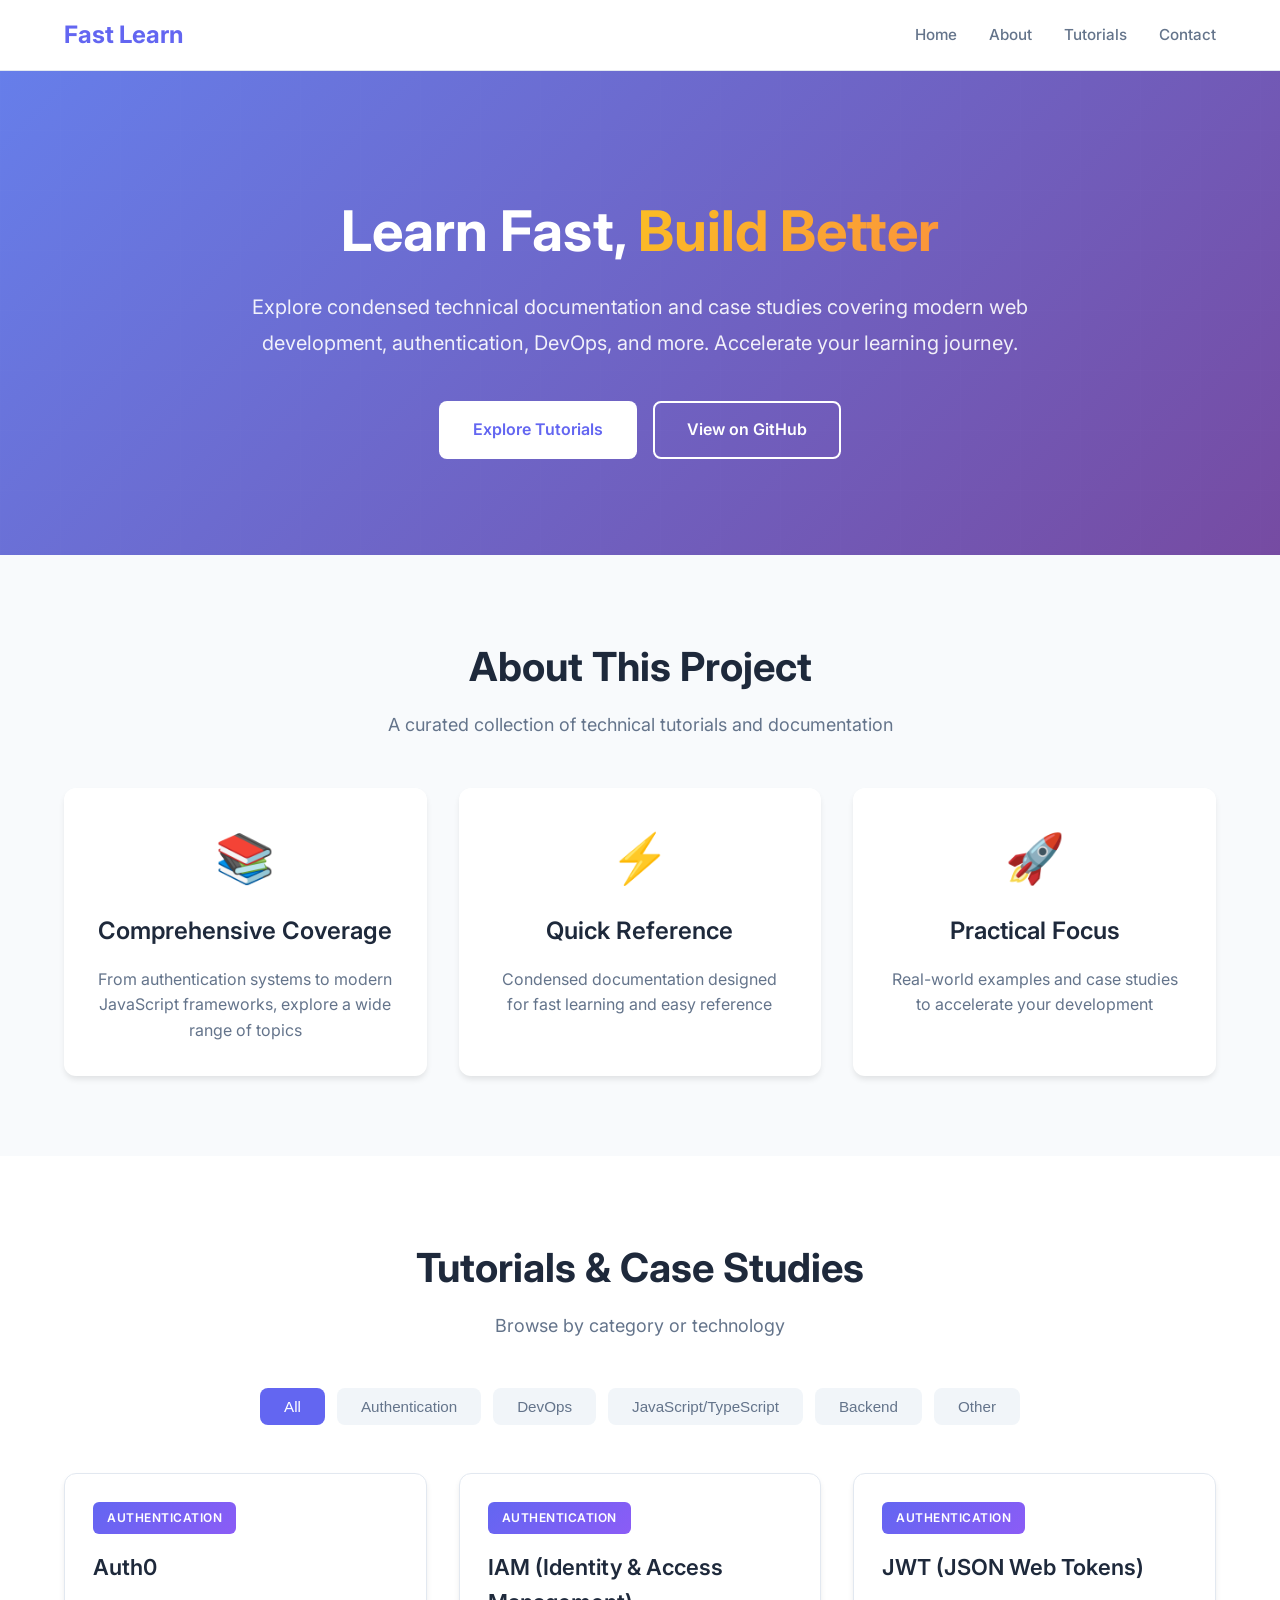
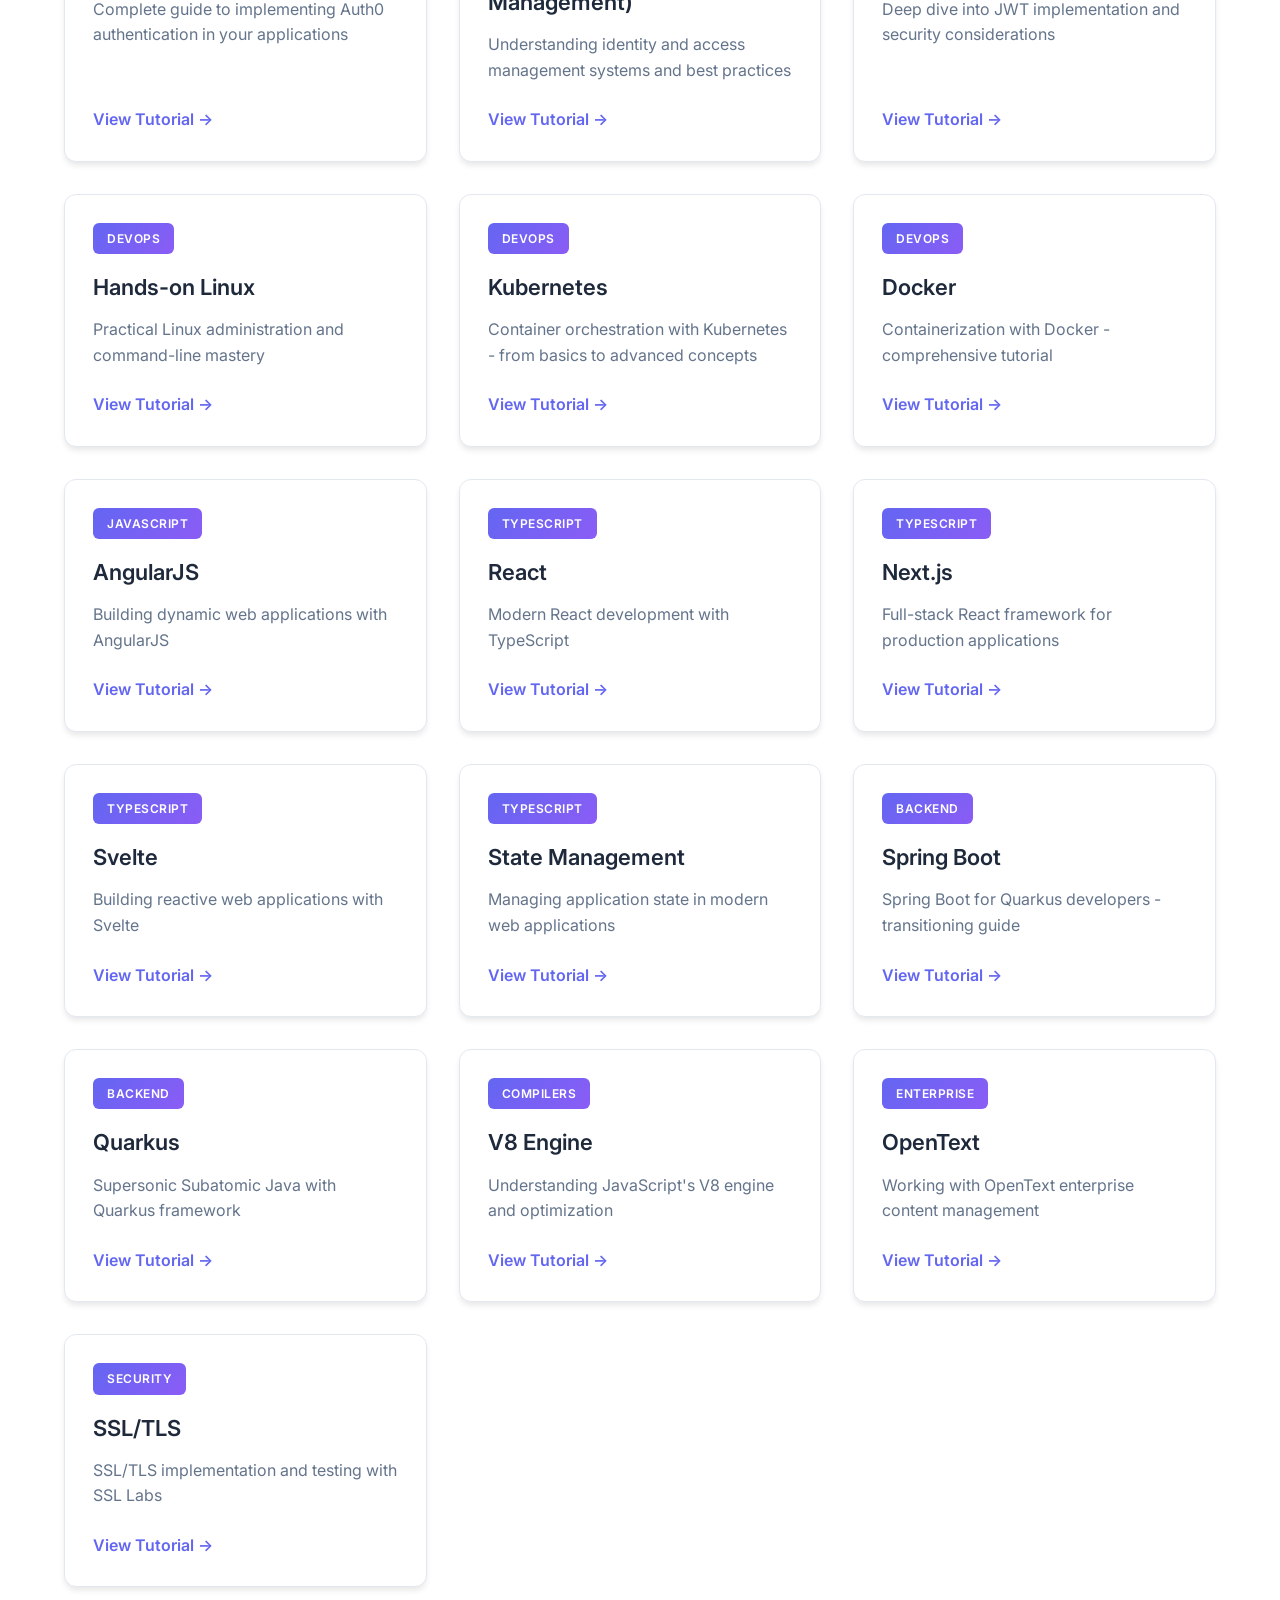
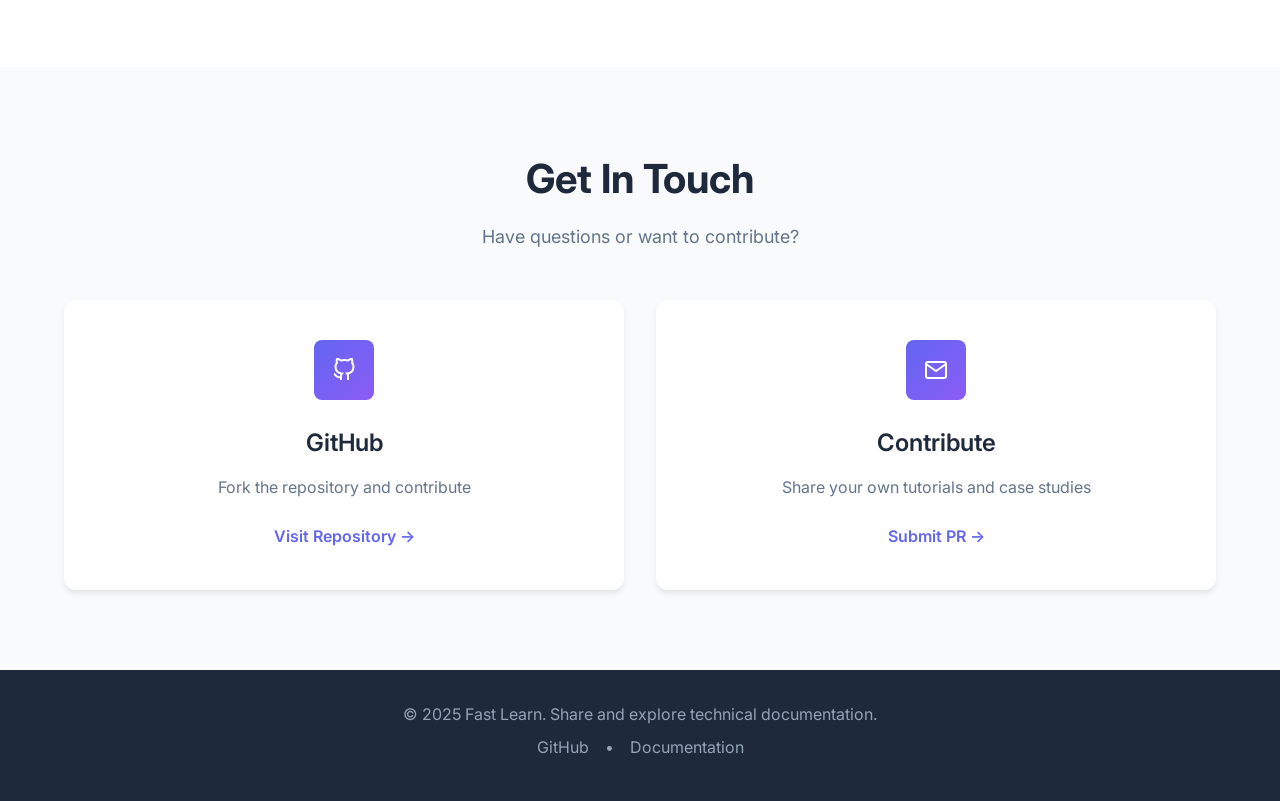
<file: docs/index.html>
<!DOCTYPE html>
<html lang="en">
<head>
    <meta charset="UTF-8">
    <meta name="viewport" content="width=device-width, initial-scale=1.0">
    <meta name="description" content="Portfolio of technical tutorials and case studies covering authentication, DevOps, JavaScript frameworks, and more">
    <title>Fast Learn - Technical Tutorials & Case Studies</title>
    <link rel="stylesheet" href="css/styles.css">
    <link rel="preconnect" href="https://fonts.googleapis.com">
    <link rel="preconnect" href="https://fonts.gstatic.com" crossorigin>
    <link href="https://fonts.googleapis.com/css2?family=Inter:wght@300;400;500;600;700&display=swap" rel="stylesheet">
</head>
<body>
    <!-- Navigation -->
    <nav class="navbar">
        <div class="container">
            <div class="nav-wrapper">
                <a href="#home" class="logo">Fast Learn</a>
                <ul class="nav-menu" id="navMenu">
                    <li><a href="#home" class="nav-link">Home</a></li>
                    <li><a href="#about" class="nav-link">About</a></li>
                    <li><a href="#tutorials" class="nav-link">Tutorials</a></li>
                    <li><a href="#contact" class="nav-link">Contact</a></li>
                </ul>
                <button class="hamburger" id="hamburger">
                    <span></span>
                    <span></span>
                    <span></span>
                </button>
            </div>
        </div>
    </nav>

    <!-- Hero Section -->
    <section id="home" class="hero">
        <div class="container">
            <div class="hero-content">
                <h1 class="hero-title">
                    Learn Fast, <span class="gradient-text">Build Better</span>
                </h1>
                <p class="hero-description">
                    Explore condensed technical documentation and case studies covering modern web development,
                    authentication, DevOps, and more. Accelerate your learning journey.
                </p>
                <div class="hero-buttons">
                    <a href="#tutorials" class="btn btn-primary">Explore Tutorials</a>
                    <a href="https://github.com/Matthiasbrat/learn-fast" target="_blank" class="btn btn-secondary">
                        View on GitHub
                    </a>
                </div>
            </div>
        </div>
    </section>

    <!-- About Section -->
    <section id="about" class="about">
        <div class="container">
            <div class="section-header">
                <h2 class="section-title">About This Project</h2>
                <p class="section-subtitle">
                    A curated collection of technical tutorials and documentation
                </p>
            </div>
            <div class="about-content">
                <div class="about-card">
                    <div class="card-icon">📚</div>
                    <h3>Comprehensive Coverage</h3>
                    <p>From authentication systems to modern JavaScript frameworks, explore a wide range of topics</p>
                </div>
                <div class="about-card">
                    <div class="card-icon">⚡</div>
                    <h3>Quick Reference</h3>
                    <p>Condensed documentation designed for fast learning and easy reference</p>
                </div>
                <div class="about-card">
                    <div class="card-icon">🚀</div>
                    <h3>Practical Focus</h3>
                    <p>Real-world examples and case studies to accelerate your development</p>
                </div>
            </div>
        </div>
    </section>

    <!-- Tutorials Section -->
    <section id="tutorials" class="tutorials">
        <div class="container">
            <div class="section-header">
                <h2 class="section-title">Tutorials & Case Studies</h2>
                <p class="section-subtitle">Browse by category or technology</p>
            </div>

            <!-- Category Filter -->
            <div class="filter-buttons">
                <button class="filter-btn active" data-category="all">All</button>
                <button class="filter-btn" data-category="authentication">Authentication</button>
                <button class="filter-btn" data-category="devops">DevOps</button>
                <button class="filter-btn" data-category="javascript">JavaScript/TypeScript</button>
                <button class="filter-btn" data-category="backend">Backend</button>
                <button class="filter-btn" data-category="other">Other</button>
            </div>

            <!-- Tutorials Grid -->
            <div class="tutorials-grid" id="tutorialsGrid">
                <!-- Authentication -->
                <div class="tutorial-card" data-category="authentication">
                    <div class="card-tag">Authentication</div>
                    <h3 class="card-title">Auth0</h3>
                    <p class="card-description">Complete guide to implementing Auth0 authentication in your applications</p>
                    <a href="https://github.com/Matthiasbrat/learn-fast/tree/main/English/Authentication/Auth0" target="_blank" class="card-link">
                        View Tutorial →
                    </a>
                </div>

                <div class="tutorial-card" data-category="authentication">
                    <div class="card-tag">Authentication</div>
                    <h3 class="card-title">IAM (Identity & Access Management)</h3>
                    <p class="card-description">Understanding identity and access management systems and best practices</p>
                    <a href="https://github.com/Matthiasbrat/learn-fast/tree/main/English/Authentication/IAM-Identity-and-access-management" target="_blank" class="card-link">
                        View Tutorial →
                    </a>
                </div>

                <div class="tutorial-card" data-category="authentication">
                    <div class="card-tag">Authentication</div>
                    <h3 class="card-title">JWT (JSON Web Tokens)</h3>
                    <p class="card-description">Deep dive into JWT implementation and security considerations</p>
                    <a href="https://github.com/Matthiasbrat/learn-fast/tree/main/English/Authentication/JWT" target="_blank" class="card-link">
                        View Tutorial →
                    </a>
                </div>

                <!-- DevOps -->
                <div class="tutorial-card" data-category="devops">
                    <div class="card-tag">DevOps</div>
                    <h3 class="card-title">Hands-on Linux</h3>
                    <p class="card-description">Practical Linux administration and command-line mastery</p>
                    <a href="https://github.com/Matthiasbrat/learn-fast/tree/main/English/DevOps/Hands-on-linux" target="_blank" class="card-link">
                        View Tutorial →
                    </a>
                </div>

                <div class="tutorial-card" data-category="devops">
                    <div class="card-tag">DevOps</div>
                    <h3 class="card-title">Kubernetes</h3>
                    <p class="card-description">Container orchestration with Kubernetes - from basics to advanced concepts</p>
                    <a href="https://github.com/Matthiasbrat/learn-kubernetes" target="_blank" class="card-link">
                        View Tutorial →
                    </a>
                </div>

                <div class="tutorial-card" data-category="devops">
                    <div class="card-tag">DevOps</div>
                    <h3 class="card-title">Docker</h3>
                    <p class="card-description">Containerization with Docker - comprehensive tutorial</p>
                    <a href="https://splendid-spruce-087.notion.site/Docker-tutorial-34c3b139ae384b87826af772518dc563?pvs=4" target="_blank" class="card-link">
                        View Tutorial →
                    </a>
                </div>

                <!-- JavaScript/TypeScript -->
                <div class="tutorial-card" data-category="javascript">
                    <div class="card-tag">JavaScript</div>
                    <h3 class="card-title">AngularJS</h3>
                    <p class="card-description">Building dynamic web applications with AngularJS</p>
                    <a href="https://github.com/Matthiasbrat/learn-fast/tree/main/English/Javascript/AngularJS" target="_blank" class="card-link">
                        View Tutorial →
                    </a>
                </div>

                <div class="tutorial-card" data-category="javascript">
                    <div class="card-tag">TypeScript</div>
                    <h3 class="card-title">React</h3>
                    <p class="card-description">Modern React development with TypeScript</p>
                    <a href="https://github.com/Matthiasbrat/learn-fast/tree/main/English/Typescript/React" target="_blank" class="card-link">
                        View Tutorial →
                    </a>
                </div>

                <div class="tutorial-card" data-category="javascript">
                    <div class="card-tag">TypeScript</div>
                    <h3 class="card-title">Next.js</h3>
                    <p class="card-description">Full-stack React framework for production applications</p>
                    <a href="https://github.com/Matthiasbrat/learn-fast/tree/main/English/Typescript/NextJS" target="_blank" class="card-link">
                        View Tutorial →
                    </a>
                </div>

                <div class="tutorial-card" data-category="javascript">
                    <div class="card-tag">TypeScript</div>
                    <h3 class="card-title">Svelte</h3>
                    <p class="card-description">Building reactive web applications with Svelte</p>
                    <a href="https://github.com/Matthiasbrat/learn-fast/tree/main/English/Typescript/Svelte" target="_blank" class="card-link">
                        View Tutorial →
                    </a>
                </div>

                <div class="tutorial-card" data-category="javascript">
                    <div class="card-tag">TypeScript</div>
                    <h3 class="card-title">State Management</h3>
                    <p class="card-description">Managing application state in modern web applications</p>
                    <a href="https://github.com/Matthiasbrat/learn-fast/tree/main/English/Typescript/States" target="_blank" class="card-link">
                        View Tutorial →
                    </a>
                </div>

                <!-- Backend -->
                <div class="tutorial-card" data-category="backend">
                    <div class="card-tag">Backend</div>
                    <h3 class="card-title">Spring Boot</h3>
                    <p class="card-description">Spring Boot for Quarkus developers - transitioning guide</p>
                    <a href="https://github.com/Matthiasbrat/learn-fast/tree/main/English/Springboot" target="_blank" class="card-link">
                        View Tutorial →
                    </a>
                </div>

                <div class="tutorial-card" data-category="backend">
                    <div class="card-tag">Backend</div>
                    <h3 class="card-title">Quarkus</h3>
                    <p class="card-description">Supersonic Subatomic Java with Quarkus framework</p>
                    <a href="https://github.com/Matthiasbrat/learn-fast/tree/main/Français/Quarkus" target="_blank" class="card-link">
                        View Tutorial →
                    </a>
                </div>

                <!-- Other -->
                <div class="tutorial-card" data-category="other">
                    <div class="card-tag">Compilers</div>
                    <h3 class="card-title">V8 Engine</h3>
                    <p class="card-description">Understanding JavaScript's V8 engine and optimization</p>
                    <a href="https://github.com/Matthiasbrat/learn-fast/tree/main/English/Compilers" target="_blank" class="card-link">
                        View Tutorial →
                    </a>
                </div>

                <div class="tutorial-card" data-category="other">
                    <div class="card-tag">Enterprise</div>
                    <h3 class="card-title">OpenText</h3>
                    <p class="card-description">Working with OpenText enterprise content management</p>
                    <a href="https://github.com/Matthiasbrat/learn-fast/tree/main/English/OpenText" target="_blank" class="card-link">
                        View Tutorial →
                    </a>
                </div>

                <div class="tutorial-card" data-category="other">
                    <div class="card-tag">Security</div>
                    <h3 class="card-title">SSL/TLS</h3>
                    <p class="card-description">SSL/TLS implementation and testing with SSL Labs</p>
                    <a href="https://github.com/Matthiasbrat/learn-fast/tree/main/Français/SSL" target="_blank" class="card-link">
                        View Tutorial →
                    </a>
                </div>
            </div>
        </div>
    </section>

    <!-- Contact Section -->
    <section id="contact" class="contact">
        <div class="container">
            <div class="section-header">
                <h2 class="section-title">Get In Touch</h2>
                <p class="section-subtitle">Have questions or want to contribute?</p>
            </div>
            <div class="contact-content">
                <div class="contact-card">
                    <div class="contact-icon">
                        <svg width="24" height="24" viewBox="0 0 24 24" fill="none" stroke="currentColor" stroke-width="2">
                            <path d="M9 19c-5 1.5-5-2.5-7-3m14 6v-3.87a3.37 3.37 0 0 0-.94-2.61c3.14-.35 6.44-1.54 6.44-7A5.44 5.44 0 0 0 20 4.77 5.07 5.07 0 0 0 19.91 1S18.73.65 16 2.48a13.38 13.38 0 0 0-7 0C6.27.65 5.09 1 5.09 1A5.07 5.07 0 0 0 5 4.77a5.44 5.44 0 0 0-1.5 3.78c0 5.42 3.3 6.61 6.44 7A3.37 3.37 0 0 0 9 18.13V22"></path>
                        </svg>
                    </div>
                    <h3>GitHub</h3>
                    <p>Fork the repository and contribute</p>
                    <a href="https://github.com/Matthiasbrat/learn-fast" target="_blank" class="contact-link">
                        Visit Repository →
                    </a>
                </div>
                <div class="contact-card">
                    <div class="contact-icon">
                        <svg width="24" height="24" viewBox="0 0 24 24" fill="none" stroke="currentColor" stroke-width="2">
                            <path d="M4 4h16c1.1 0 2 .9 2 2v12c0 1.1-.9 2-2 2H4c-1.1 0-2-.9-2-2V6c0-1.1.9-2 2-2z"></path>
                            <polyline points="22,6 12,13 2,6"></polyline>
                        </svg>
                    </div>
                    <h3>Contribute</h3>
                    <p>Share your own tutorials and case studies</p>
                    <a href="https://github.com/Matthiasbrat/learn-fast/pulls" target="_blank" class="contact-link">
                        Submit PR →
                    </a>
                </div>
            </div>
        </div>
    </section>

    <!-- Footer -->
    <footer class="footer">
        <div class="container">
            <p>&copy; 2025 Fast Learn. Share and explore technical documentation.</p>
            <p class="footer-links">
                <a href="https://github.com/Matthiasbrat/learn-fast" target="_blank">GitHub</a>
                <span>•</span>
                <a href="https://github.com/Matthiasbrat/learn-fast/blob/main/README.md" target="_blank">Documentation</a>
            </p>
        </div>
    </footer>

    <script src="js/main.js"></script>
</body>
</html>
</file>
<file: docs/css/styles.css>
/* Reset and Base Styles */
* {
    margin: 0;
    padding: 0;
    box-sizing: border-box;
}

:root {
    --primary-color: #6366f1;
    --primary-dark: #4f46e5;
    --secondary-color: #8b5cf6;
    --accent-color: #ec4899;
    --text-primary: #1e293b;
    --text-secondary: #64748b;
    --text-light: #94a3b8;
    --bg-primary: #ffffff;
    --bg-secondary: #f8fafc;
    --bg-tertiary: #f1f5f9;
    --border-color: #e2e8f0;
    --shadow-sm: 0 1px 2px 0 rgba(0, 0, 0, 0.05);
    --shadow-md: 0 4px 6px -1px rgba(0, 0, 0, 0.1);
    --shadow-lg: 0 10px 15px -3px rgba(0, 0, 0, 0.1);
    --shadow-xl: 0 20px 25px -5px rgba(0, 0, 0, 0.1);
    --radius-sm: 0.375rem;
    --radius-md: 0.5rem;
    --radius-lg: 0.75rem;
    --radius-xl: 1rem;
}

html {
    scroll-behavior: smooth;
}

body {
    font-family: 'Inter', -apple-system, BlinkMacSystemFont, 'Segoe UI', Roboto, Oxygen, Ubuntu, Cantarell, sans-serif;
    color: var(--text-primary);
    background-color: var(--bg-primary);
    line-height: 1.6;
    overflow-x: hidden;
}

.container {
    max-width: 1200px;
    margin: 0 auto;
    padding: 0 1.5rem;
}

/* Navigation */
.navbar {
    position: fixed;
    top: 0;
    left: 0;
    right: 0;
    background: rgba(255, 255, 255, 0.95);
    backdrop-filter: blur(10px);
    border-bottom: 1px solid var(--border-color);
    z-index: 1000;
    transition: all 0.3s ease;
}

.nav-wrapper {
    display: flex;
    justify-content: space-between;
    align-items: center;
    padding: 1rem 0;
}

.logo {
    font-size: 1.5rem;
    font-weight: 700;
    color: var(--primary-color);
    text-decoration: none;
    transition: color 0.3s ease;
}

.logo:hover {
    color: var(--primary-dark);
}

.nav-menu {
    display: flex;
    list-style: none;
    gap: 2rem;
    align-items: center;
}

.nav-link {
    color: var(--text-secondary);
    text-decoration: none;
    font-weight: 500;
    font-size: 0.95rem;
    transition: color 0.3s ease;
    position: relative;
}

.nav-link::after {
    content: '';
    position: absolute;
    bottom: -4px;
    left: 0;
    width: 0;
    height: 2px;
    background: var(--primary-color);
    transition: width 0.3s ease;
}

.nav-link:hover {
    color: var(--primary-color);
}

.nav-link:hover::after {
    width: 100%;
}

.hamburger {
    display: none;
    flex-direction: column;
    gap: 4px;
    background: none;
    border: none;
    cursor: pointer;
    padding: 0.5rem;
}

.hamburger span {
    width: 24px;
    height: 2px;
    background: var(--text-primary);
    transition: all 0.3s ease;
}

/* Hero Section */
.hero {
    padding: 8rem 0 6rem;
    margin-top: 70px;
    background: linear-gradient(135deg, #667eea 0%, #764ba2 100%);
    position: relative;
    overflow: hidden;
}

.hero::before {
    content: '';
    position: absolute;
    top: 0;
    left: 0;
    right: 0;
    bottom: 0;
    background: url('data:image/svg+xml,<svg width="60" height="60" xmlns="http://www.w3.org/2000/svg"><defs><pattern id="grid" width="60" height="60" patternUnits="userSpaceOnUse"><path d="M 60 0 L 0 0 0 60" fill="none" stroke="rgba(255,255,255,0.05)" stroke-width="1"/></pattern></defs><rect width="100%" height="100%" fill="url(%23grid)"/></svg>');
    opacity: 0.3;
}

.hero-content {
    position: relative;
    z-index: 1;
    text-align: center;
    max-width: 800px;
    margin: 0 auto;
}

.hero-title {
    font-size: 3.5rem;
    font-weight: 700;
    color: white;
    margin-bottom: 1.5rem;
    line-height: 1.2;
}

.gradient-text {
    background: linear-gradient(135deg, #fbbf24 0%, #fb923c 100%);
    -webkit-background-clip: text;
    -webkit-text-fill-color: transparent;
    background-clip: text;
}

.hero-description {
    font-size: 1.25rem;
    color: rgba(255, 255, 255, 0.9);
    margin-bottom: 2.5rem;
    line-height: 1.8;
}

.hero-buttons {
    display: flex;
    gap: 1rem;
    justify-content: center;
    flex-wrap: wrap;
}

.btn {
    display: inline-block;
    padding: 0.875rem 2rem;
    border-radius: var(--radius-md);
    text-decoration: none;
    font-weight: 600;
    font-size: 1rem;
    transition: all 0.3s ease;
    border: 2px solid transparent;
}

.btn-primary {
    background: white;
    color: var(--primary-color);
}

.btn-primary:hover {
    transform: translateY(-2px);
    box-shadow: var(--shadow-lg);
}

.btn-secondary {
    background: transparent;
    color: white;
    border-color: white;
}

.btn-secondary:hover {
    background: white;
    color: var(--primary-color);
}

/* Section Styles */
section {
    padding: 5rem 0;
}

.section-header {
    text-align: center;
    margin-bottom: 3rem;
}

.section-title {
    font-size: 2.5rem;
    font-weight: 700;
    color: var(--text-primary);
    margin-bottom: 0.75rem;
}

.section-subtitle {
    font-size: 1.125rem;
    color: var(--text-secondary);
}

/* About Section */
.about {
    background: var(--bg-secondary);
}

.about-content {
    display: grid;
    grid-template-columns: repeat(auto-fit, minmax(300px, 1fr));
    gap: 2rem;
    margin-top: 3rem;
}

.about-card {
    background: white;
    padding: 2rem;
    border-radius: var(--radius-lg);
    box-shadow: var(--shadow-md);
    transition: all 0.3s ease;
    text-align: center;
}

.about-card:hover {
    transform: translateY(-5px);
    box-shadow: var(--shadow-xl);
}

.card-icon {
    font-size: 3rem;
    margin-bottom: 1rem;
}

.about-card h3 {
    font-size: 1.5rem;
    font-weight: 600;
    color: var(--text-primary);
    margin-bottom: 1rem;
}

.about-card p {
    color: var(--text-secondary);
    line-height: 1.6;
}

/* Filter Buttons */
.filter-buttons {
    display: flex;
    flex-wrap: wrap;
    justify-content: center;
    gap: 0.75rem;
    margin-bottom: 3rem;
}

.filter-btn {
    padding: 0.625rem 1.5rem;
    background: var(--bg-tertiary);
    color: var(--text-secondary);
    border: none;
    border-radius: var(--radius-md);
    font-weight: 500;
    cursor: pointer;
    transition: all 0.3s ease;
    font-size: 0.95rem;
}

.filter-btn:hover {
    background: var(--primary-color);
    color: white;
}

.filter-btn.active {
    background: var(--primary-color);
    color: white;
}

/* Tutorials Grid */
.tutorials-grid {
    display: grid;
    grid-template-columns: repeat(auto-fill, minmax(320px, 1fr));
    gap: 2rem;
}

.tutorial-card {
    background: white;
    border-radius: var(--radius-lg);
    padding: 1.75rem;
    box-shadow: var(--shadow-md);
    transition: all 0.3s ease;
    border: 1px solid var(--border-color);
    display: flex;
    flex-direction: column;
}

.tutorial-card:hover {
    transform: translateY(-5px);
    box-shadow: var(--shadow-xl);
    border-color: var(--primary-color);
}

.card-tag {
    display: inline-block;
    padding: 0.375rem 0.875rem;
    background: linear-gradient(135deg, var(--primary-color), var(--secondary-color));
    color: white;
    border-radius: var(--radius-sm);
    font-size: 0.75rem;
    font-weight: 600;
    text-transform: uppercase;
    letter-spacing: 0.5px;
    margin-bottom: 1rem;
    align-self: flex-start;
}

.card-title {
    font-size: 1.375rem;
    font-weight: 600;
    color: var(--text-primary);
    margin-bottom: 0.75rem;
}

.card-description {
    color: var(--text-secondary);
    margin-bottom: 1.5rem;
    line-height: 1.6;
    flex-grow: 1;
}

.card-link {
    color: var(--primary-color);
    text-decoration: none;
    font-weight: 600;
    display: inline-flex;
    align-items: center;
    transition: all 0.3s ease;
}

.card-link:hover {
    color: var(--primary-dark);
    transform: translateX(5px);
}

/* Contact Section */
.contact {
    background: var(--bg-secondary);
}

.contact-content {
    display: grid;
    grid-template-columns: repeat(auto-fit, minmax(300px, 1fr));
    gap: 2rem;
    margin-top: 3rem;
}

.contact-card {
    background: white;
    padding: 2.5rem;
    border-radius: var(--radius-lg);
    box-shadow: var(--shadow-md);
    text-align: center;
    transition: all 0.3s ease;
}

.contact-card:hover {
    transform: translateY(-5px);
    box-shadow: var(--shadow-xl);
}

.contact-icon {
    width: 60px;
    height: 60px;
    margin: 0 auto 1.5rem;
    background: linear-gradient(135deg, var(--primary-color), var(--secondary-color));
    border-radius: var(--radius-md);
    display: flex;
    align-items: center;
    justify-content: center;
    color: white;
}

.contact-card h3 {
    font-size: 1.5rem;
    font-weight: 600;
    color: var(--text-primary);
    margin-bottom: 0.75rem;
}

.contact-card p {
    color: var(--text-secondary);
    margin-bottom: 1.5rem;
}

.contact-link {
    color: var(--primary-color);
    text-decoration: none;
    font-weight: 600;
    display: inline-flex;
    align-items: center;
    transition: all 0.3s ease;
}

.contact-link:hover {
    color: var(--primary-dark);
}

/* Footer */
.footer {
    background: var(--text-primary);
    color: var(--text-light);
    padding: 2rem 0;
    text-align: center;
}

.footer p {
    margin-bottom: 0.5rem;
}

.footer-links {
    display: flex;
    justify-content: center;
    align-items: center;
    gap: 1rem;
}

.footer-links a {
    color: var(--text-light);
    text-decoration: none;
    transition: color 0.3s ease;
}

.footer-links a:hover {
    color: white;
}

/* Responsive Design */
@media (max-width: 768px) {
    .hamburger {
        display: flex;
    }

    .nav-menu {
        position: fixed;
        top: 70px;
        left: 0;
        right: 0;
        background: white;
        flex-direction: column;
        padding: 2rem;
        box-shadow: var(--shadow-lg);
        transform: translateY(-100%);
        opacity: 0;
        visibility: hidden;
        transition: all 0.3s ease;
        gap: 1.5rem;
    }

    .nav-menu.active {
        transform: translateY(0);
        opacity: 1;
        visibility: visible;
    }

    .hero {
        padding: 5rem 0 4rem;
    }

    .hero-title {
        font-size: 2.5rem;
    }

    .hero-description {
        font-size: 1.125rem;
    }

    .section-title {
        font-size: 2rem;
    }

    .tutorials-grid {
        grid-template-columns: 1fr;
    }

    section {
        padding: 3rem 0;
    }
}

@media (max-width: 480px) {
    .hero-title {
        font-size: 2rem;
    }

    .hero-description {
        font-size: 1rem;
    }

    .hero-buttons {
        flex-direction: column;
        width: 100%;
    }

    .btn {
        width: 100%;
        text-align: center;
    }

    .filter-buttons {
        gap: 0.5rem;
    }

    .filter-btn {
        padding: 0.5rem 1rem;
        font-size: 0.875rem;
    }
}

/* Animations */
@keyframes fadeIn {
    from {
        opacity: 0;
        transform: translateY(20px);
    }
    to {
        opacity: 1;
        transform: translateY(0);
    }
}

.tutorial-card,
.about-card,
.contact-card {
    animation: fadeIn 0.6s ease forwards;
}

.tutorial-card.hidden {
    display: none;
}
</file>
